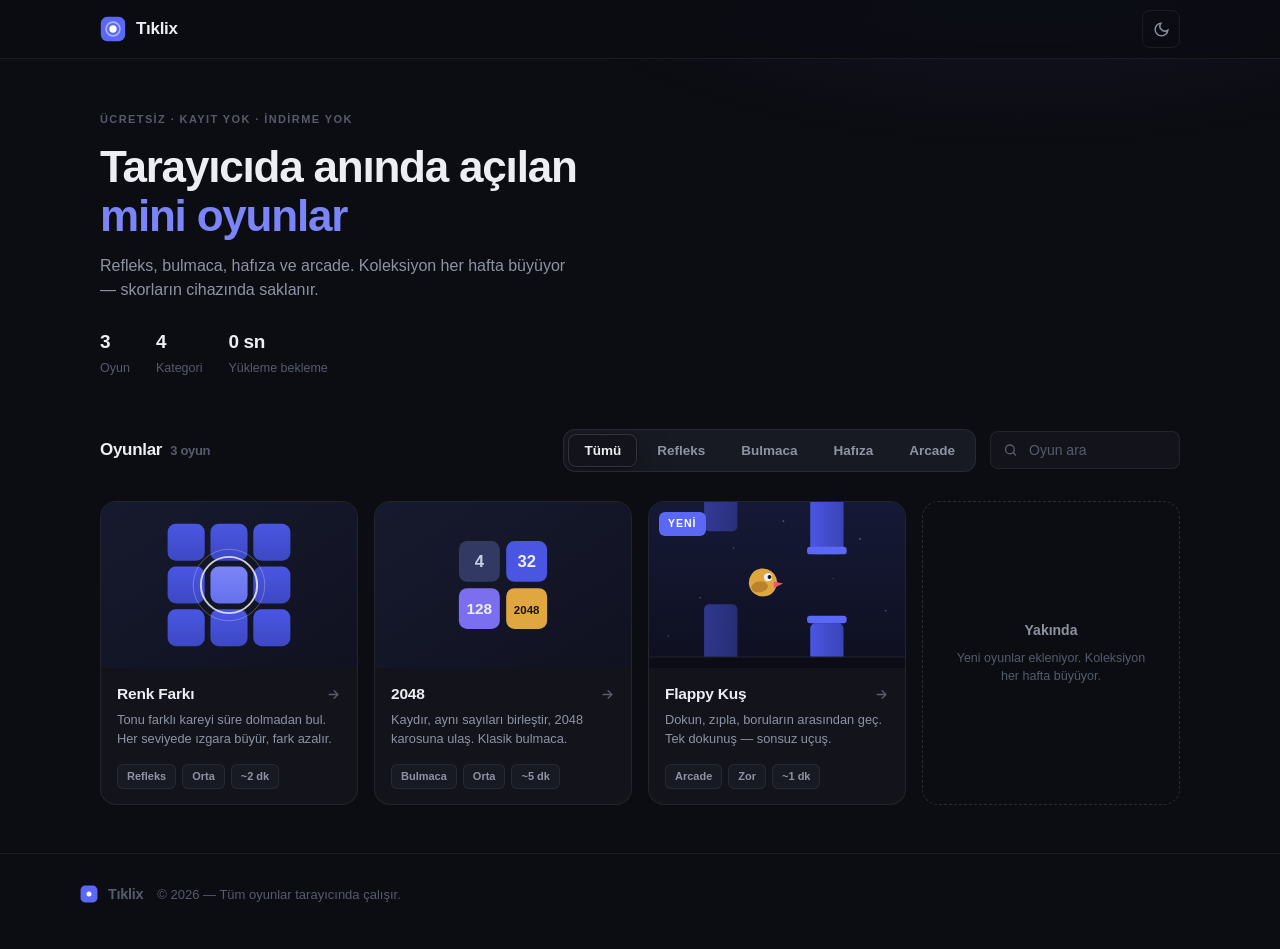
<file: index.html>
<!DOCTYPE html>
<html lang="tr" data-theme="dark">
<head>
<meta charset="UTF-8">
<meta name="viewport" content="width=device-width, initial-scale=1, viewport-fit=cover">
<title>Tıklix — Tarayıcıda Anında Açılan Mini Oyunlar</title>
<meta name="description" content="Tıklix: indirme ve kayıt gerektirmeyen, tarayıcıda anında açılan mini oyunlar. Refleks, bulmaca, hafıza ve arcade kategorilerinde sürekli büyüyen koleksiyon.">
<meta name="keywords" content="ücretsiz oyun, mobil oyun, tarayıcı oyunu, refleks oyunu, bulmaca, html5 oyun, tıklix">
<meta name="robots" content="index,follow">
<meta name="author" content="Tıklix">
<meta name="theme-color" content="#0C0D12">
<meta name="apple-mobile-web-app-capable" content="yes">
<meta name="apple-mobile-web-app-title" content="Tıklix">
<meta name="mobile-web-app-capable" content="yes">
<link rel="canonical" href="https://tiklix.com/">
<meta property="og:type" content="website">
<meta property="og:site_name" content="Tıklix">
<meta property="og:title" content="Tıklix — Tarayıcıda Anında Açılan Mini Oyunlar">
<meta property="og:description" content="İndirme ve kayıt yok. Refleks, bulmaca, hafıza ve arcade oyunları — anında oyna.">
<meta property="og:url" content="https://tiklix.com/">
<meta property="og:locale" content="tr_TR">
<meta name="twitter:card" content="summary">
<link rel="manifest" href="manifest.webmanifest">
<link rel="icon" href="data:image/svg+xml,%3Csvg xmlns='http://www.w3.org/2000/svg' viewBox='0 0 32 32'%3E%3Crect x='1' y='1' width='30' height='30' rx='8' fill='%235B67F5'/%3E%3Ccircle cx='16' cy='16' r='4.5' fill='white'/%3E%3Ccircle cx='16' cy='16' r='8.5' fill='none' stroke='white' stroke-width='2' opacity='.5'/%3E%3C/svg%3E">
<link rel="stylesheet" href="assets/theme.css">
<script type="application/ld+json">
{"@context":"https://schema.org","@type":"WebSite","name":"Tıklix","url":"https://tiklix.com/","description":"Tarayıcıda anında açılan mini oyunlar","inLanguage":"tr"}
</script>
<style>
/* --- Hero --- */
.hero{max-width:var(--maxw);margin:0 auto;padding:52px 20px 12px}
.hero .eyebrow{margin-bottom:14px}
.hero h1{margin:0 0 14px;font-size:clamp(28px,5vw,44px);font-weight:700;
  letter-spacing:-1.2px;line-height:1.12;max-width:560px}
.hero h1 em{font-style:normal;color:var(--accent-2)}
.hero p{margin:0;max-width:480px;color:var(--text-dim);font-size:clamp(14.5px,2.2vw,16px)}
.hero-meta{display:flex;gap:26px;margin-top:26px;flex-wrap:wrap}
.hm{display:flex;flex-direction:column;gap:2px}
.hm b{font-size:19px;font-weight:700;letter-spacing:-.4px}
.hm span{font-size:12.5px;color:var(--text-faint)}

/* --- Araç çubuğu --- */
.toolbar{max-width:var(--maxw);margin:0 auto;padding:34px 20px 6px;
  display:flex;align-items:center;gap:14px;flex-wrap:wrap}
.section-title{font-size:17px;font-weight:700;letter-spacing:-.3px;margin-right:auto}
.section-title small{color:var(--text-faint);font-weight:600;margin-left:8px;font-size:13px}
.cats{display:flex;gap:4px;overflow-x:auto;scrollbar-width:none;
  min-width:0;max-width:100%;flex:0 1 auto;
  touch-action:pan-x;overscroll-behavior-x:contain;-webkit-overflow-scrolling:touch;
  background:var(--bg-sunken);border:1px solid var(--hair);border-radius:calc(var(--r-xs) + 4px);padding:4px}
.cats::-webkit-scrollbar{display:none}
.cats .chip{flex-shrink:0}
.search{position:relative;flex-shrink:0}
.search input{width:190px;padding:10px 14px 10px 38px;border-radius:var(--r-xs);
  border:1px solid var(--hair);background:var(--bg-elev);color:var(--text);
  font-size:14px;outline:none;transition:border-color .15s,width .2s}
.search input:focus{border-color:var(--accent);width:230px}
.search input::placeholder{color:var(--text-faint)}
.search svg{position:absolute;left:13px;top:50%;transform:translateY(-50%);color:var(--text-faint);pointer-events:none}
@media(max-width:640px){
  .toolbar{flex-direction:column;align-items:stretch}
  .section-title{margin-right:0}
  .search input,.search input:focus{width:100%}
}

/* --- Oyun ızgarası --- */
.grid{max-width:var(--maxw);margin:0 auto;padding:18px 20px 48px;display:grid;gap:16px;
  grid-template-columns:repeat(auto-fill,minmax(250px,1fr))}
@media(max-width:560px){.grid{grid-template-columns:1fr 1fr;gap:12px}}
.game-card{position:relative;display:flex;flex-direction:column;border-radius:var(--r);
  overflow:hidden;background:var(--bg-elev);border:1px solid var(--hair);
  transition:transform .16s,box-shadow .16s,border-color .16s;-webkit-tap-highlight-color:transparent}
.game-card:hover{transform:translateY(-3px);box-shadow:var(--shadow-lg);border-color:var(--hair-strong)}
.game-card:active{transform:scale(.98)}
.game-thumb{aspect-ratio:20/13;background:var(--bg-sunken);position:relative}
.game-thumb img{width:100%;height:100%;object-fit:cover;display:block}
.badge{position:absolute;top:10px;left:10px;font-size:10.5px;font-weight:700;
  letter-spacing:1px;text-transform:uppercase;color:#fff;background:var(--accent);
  padding:4px 9px;border-radius:6px}
.game-body{padding:14px 16px 15px;display:flex;flex-direction:column;gap:4px;flex:1}
.game-title{font-weight:700;font-size:15.5px;letter-spacing:-.2px;display:flex;align-items:center;gap:8px}
.game-title svg{margin-left:auto;color:var(--text-faint);flex-shrink:0;
  transition:transform .16s,color .16s}
.game-card:hover .game-title svg{transform:translateX(3px);color:var(--accent-2)}
.game-desc{font-size:12.8px;color:var(--text-dim);line-height:1.5;display:-webkit-box;
  -webkit-line-clamp:2;-webkit-box-orient:vertical;overflow:hidden}
.game-meta{margin-top:auto;padding-top:12px;display:flex;gap:6px;flex-wrap:wrap}
.tag{font-size:11px;font-weight:600;color:var(--text-dim);background:var(--bg-sunken);
  border:1px solid var(--hair);padding:3px 9px;border-radius:6px}
@media(max-width:560px){
  .game-desc{display:none}
  .game-body{padding:11px 12px 12px}
  .game-title{font-size:14px}
}

/* --- Yakında kartı --- */
.soon-card{border-style:dashed;border-color:var(--hair-strong);background:transparent;
  align-items:center;justify-content:center;display:flex;flex-direction:column;
  gap:8px;min-height:180px;color:var(--text-faint);text-align:center;padding:20px}
.soon-card b{color:var(--text-dim);font-size:14px;font-weight:600}
.soon-card span{font-size:12.5px;max-width:200px;line-height:1.5}

.empty{grid-column:1/-1;text-align:center;padding:70px 20px;color:var(--text-dim)}
.empty b{display:block;font-size:16px;color:var(--text);margin-bottom:6px}

/* --- Footer --- */
footer{border-top:1px solid var(--hair);padding:30px 20px 44px}
.foot-in{max-width:var(--maxw);margin:0 auto;display:flex;align-items:center;gap:14px;
  flex-wrap:wrap;color:var(--text-faint);font-size:13px}
.foot-in .logo{font-size:14.5px}
</style>
</head>
<body>

<header class="bar">
  <div class="bar-in">
    <a class="logo" href="./" aria-label="Tıklix ana sayfa">
      <svg width="26" height="26" viewBox="0 0 32 32" aria-hidden="true">
        <rect x="1" y="1" width="30" height="30" rx="8" fill="#5B67F5"/>
        <circle cx="16" cy="16" r="4.5" fill="#fff"/>
        <circle cx="16" cy="16" r="8.5" fill="none" stroke="#fff" stroke-width="2" opacity=".5"/>
      </svg>
      <span>Tıklix</span>
    </a>
    <div style="flex:1"></div>
    <button class="icon-btn" id="themeBtn" aria-label="Tema değiştir" title="Tema değiştir">
      <svg width="17" height="17" viewBox="0 0 24 24" fill="none" stroke="currentColor" stroke-width="2" stroke-linecap="round"><path d="M21 12.8A9 9 0 1 1 11.2 3 7 7 0 0 0 21 12.8z"/></svg>
    </button>
  </div>
</header>

<section class="hero">
  <div class="eyebrow">Ücretsiz · Kayıt yok · İndirme yok</div>
  <h1>Tarayıcıda anında açılan <em>mini oyunlar</em></h1>
  <p>Refleks, bulmaca, hafıza ve arcade. Koleksiyon her hafta büyüyor — skorların cihazında saklanır.</p>
  <div class="hero-meta">
    <div class="hm"><b class="num" id="gameCount">1</b><span>Oyun</span></div>
    <div class="hm"><b>4</b><span>Kategori</span></div>
    <div class="hm"><b>0 sn</b><span>Yükleme bekleme</span></div>
  </div>
</section>

<div class="toolbar">
  <h2 class="section-title">Oyunlar<small id="countSmall"></small></h2>
  <nav class="cats" id="cats" aria-label="Kategoriler"></nav>
  <div class="search">
    <svg width="15" height="15" viewBox="0 0 24 24" fill="none" stroke="currentColor" stroke-width="2.2" stroke-linecap="round"><circle cx="11" cy="11" r="7"/><path d="m20 20-3.5-3.5"/></svg>
    <input id="searchInput" type="search" placeholder="Oyun ara" autocomplete="off">
  </div>
</div>

<main class="grid" id="grid" aria-live="polite"></main>

<footer>
  <div class="foot-in">
    <span class="logo">
      <svg width="18" height="18" viewBox="0 0 32 32" aria-hidden="true">
        <rect x="1" y="1" width="30" height="30" rx="8" fill="#5B67F5"/>
        <circle cx="16" cy="16" r="4.5" fill="#fff"/>
      </svg>
      <span>Tıklix</span>
    </span>
    <span>© <span id="year"></span> — Tüm oyunlar tarayıcında çalışır.</span>
  </div>
</footer>

<script src="assets/core.js"></script>
<script src="games/data.js"></script>
<script>
(function(){
  "use strict";
  var GAMES = window.TIKLIX_GAMES || [];
  var CATS = window.TIKLIX_CATEGORIES || [];
  var state = { cat: "hepsi", q: "" };

  Tiklix.theme.init();
  document.getElementById("themeBtn").addEventListener("click", Tiklix.theme.toggle);

  /* --- Kategori sekmeleri --- */
  var catsEl = document.getElementById("cats");
  CATS.forEach(function(c){
    var b = document.createElement("button");
    b.className = "chip" + (c.id === state.cat ? " on" : "");
    b.dataset.cat = c.id;
    b.textContent = c.label;
    b.addEventListener("click", function(){
      state.cat = c.id;
      catsEl.querySelectorAll(".chip").forEach(function(x){ x.classList.toggle("on", x.dataset.cat === c.id); });
      render();
    });
    catsEl.appendChild(b);
  });

  /* --- Arama --- */
  document.getElementById("searchInput").addEventListener("input", function(e){
    state.q = e.target.value.trim().toLocaleLowerCase("tr");
    render();
  });

  /* --- Izgara --- */
  var grid = document.getElementById("grid");
  var arrow = '<svg width="15" height="15" viewBox="0 0 24 24" fill="none" stroke="currentColor" stroke-width="2.2" stroke-linecap="round" stroke-linejoin="round"><path d="M5 12h14M13 6l6 6-6 6"/></svg>';

  function catLabel(id){
    var c = CATS.find(function(x){ return x.id === id; });
    return c ? c.label : id;
  }

  function render(){
    var list = GAMES.filter(function(g){
      if (state.cat !== "hepsi" && g.category !== state.cat) return false;
      if (state.q && (g.title + " " + g.desc).toLocaleLowerCase("tr").indexOf(state.q) === -1) return false;
      return true;
    });

    grid.innerHTML = "";
    list.forEach(function(g){
      var a = document.createElement("a");
      a.className = "game-card";
      a.href = "games/" + g.id + "/";
      a.innerHTML =
        '<div class="game-thumb">' +
          (g.isNew ? '<span class="badge">Yeni</span>' : "") +
          '<img src="games/' + g.id + '/thumb.svg" alt="" loading="lazy">' +
        '</div>' +
        '<div class="game-body">' +
          '<div class="game-title"><span></span>' + arrow + '</div>' +
          '<div class="game-desc"></div>' +
          '<div class="game-meta"></div>' +
        '</div>';
      a.querySelector(".game-title span").textContent = g.title;
      a.querySelector(".game-desc").textContent = g.desc;
      var meta = a.querySelector(".game-meta");
      [catLabel(g.category), g.difficulty, g.duration].forEach(function(t){
        if (!t) return;
        var s = document.createElement("span");
        s.className = "tag";
        s.textContent = t;
        meta.appendChild(s);
      });
      grid.appendChild(a);
    });

    if (!state.q && state.cat === "hepsi") {
      var soon = document.createElement("div");
      soon.className = "game-card soon-card";
      soon.innerHTML = "<b>Yakında</b><span>Yeni oyunlar ekleniyor. Koleksiyon her hafta büyüyor.</span>";
      grid.appendChild(soon);
    }
    if (!list.length && (state.q || state.cat !== "hepsi")) {
      grid.innerHTML = '<div class="empty"><b>Sonuç bulunamadı</b>Farklı bir kategori veya arama terimi deneyin.</div>';
    }
    document.getElementById("countSmall").textContent = list.length + " oyun";
  }

  document.getElementById("gameCount").textContent = GAMES.length;
  document.getElementById("year").textContent = new Date().getFullYear();
  render();
})();
</script>
</body>
</html>
</file>
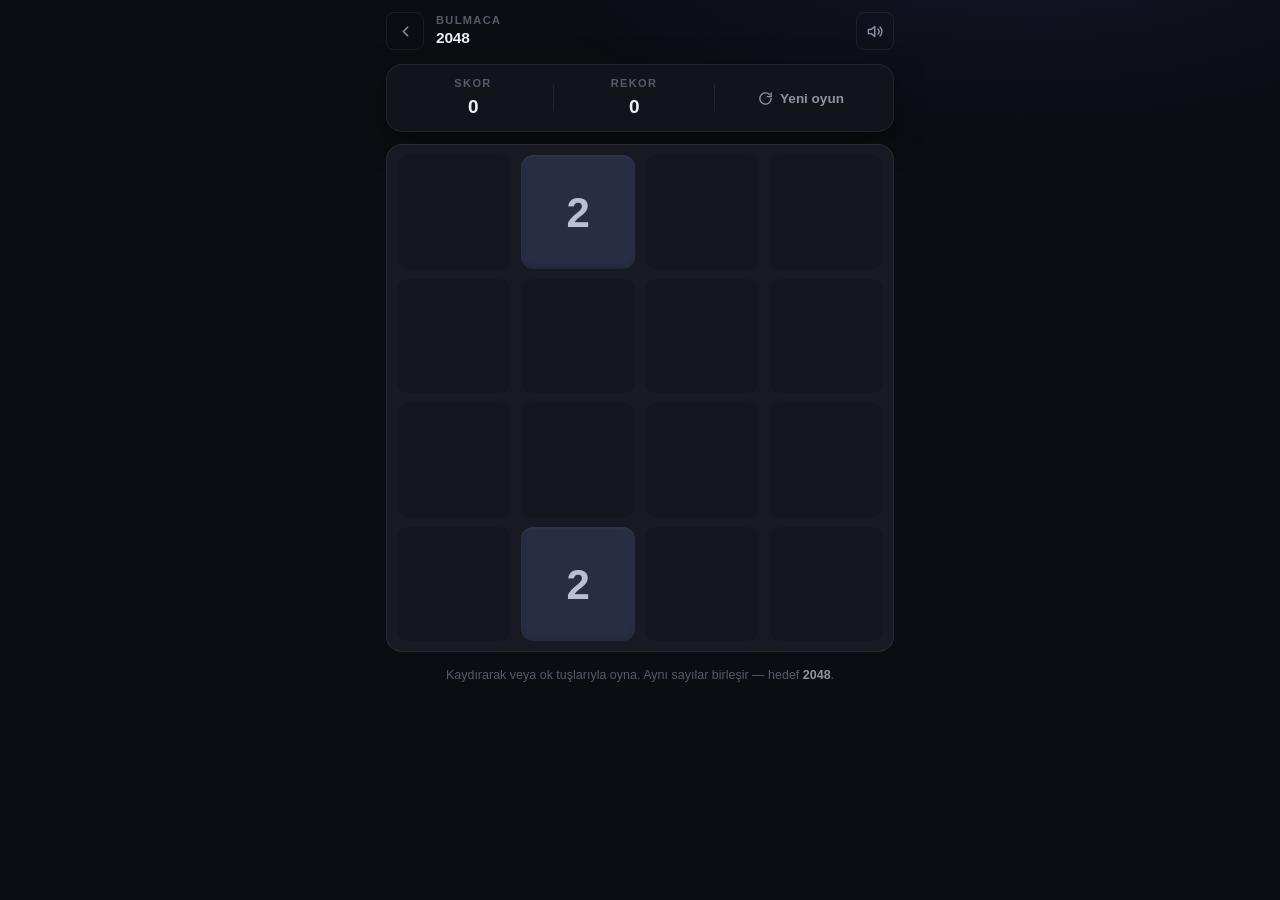
<file: games/2048/index.html>
<!DOCTYPE html>
<html lang="tr" data-theme="dark">
<head>
<meta charset="UTF-8">
<meta name="viewport" content="width=device-width, initial-scale=1, viewport-fit=cover, user-scalable=no">
<title>2048 — Tıklix</title>
<meta name="description" content="Klasik 2048: kaydır, aynı sayıları birleştir, 2048 karosuna ulaş. Tarayıcıda anında oyna, rekorun cihazında saklanır.">
<meta name="robots" content="index,follow">
<meta name="theme-color" content="#0C0D12">
<meta name="apple-mobile-web-app-capable" content="yes">
<link rel="canonical" href="https://tiklix.com/games/2048/">
<meta property="og:type" content="website">
<meta property="og:site_name" content="Tıklix">
<meta property="og:title" content="2048 — Tıklix">
<meta property="og:description" content="Kaydır, birleştir, 2048'e ulaş. Tarayıcıda anında oyna.">
<link rel="icon" href="data:image/svg+xml,%3Csvg xmlns='http://www.w3.org/2000/svg' viewBox='0 0 32 32'%3E%3Crect x='1' y='1' width='30' height='30' rx='8' fill='%235B67F5'/%3E%3Ccircle cx='16' cy='16' r='4.5' fill='white'/%3E%3Ccircle cx='16' cy='16' r='8.5' fill='none' stroke='white' stroke-width='2' opacity='.5'/%3E%3C/svg%3E">
<link rel="stylesheet" href="../../assets/theme.css">
<link rel="stylesheet" href="game.css">
</head>
<body>

<div class="game-bar">
  <a class="icon-btn" href="../../" aria-label="Tıklix ana sayfaya dön" title="Ana sayfa">
    <svg width="17" height="17" viewBox="0 0 24 24" fill="none" stroke="currentColor" stroke-width="2.2" stroke-linecap="round" stroke-linejoin="round"><path d="M15 18l-6-6 6-6"/></svg>
  </a>
  <div class="game-name">
    <span class="eyebrow">Bulmaca</span>
    <b>2048</b>
  </div>
  <button class="icon-btn" id="soundBtn" aria-label="Sesi aç/kapat">
    <svg id="soundOn" width="17" height="17" viewBox="0 0 24 24" fill="none" stroke="currentColor" stroke-width="2" stroke-linecap="round" stroke-linejoin="round"><path d="M11 5 6 9H2v6h4l5 4V5z"/><path d="M15.5 8.5a5 5 0 0 1 0 7"/><path d="M18.5 5.5a9.5 9.5 0 0 1 0 13"/></svg>
    <svg id="soundOff" class="hidden" width="17" height="17" viewBox="0 0 24 24" fill="none" stroke="currentColor" stroke-width="2" stroke-linecap="round" stroke-linejoin="round"><path d="M11 5 6 9H2v6h4l5 4V5z"/><path d="m16 9 6 6m0-6-6 6"/></svg>
  </button>
</div>

<div class="stage">
  <div class="hud card">
    <div class="hud-box"><span class="eyebrow">Skor</span><b class="num" id="score">0</b></div>
    <div class="hud-sep"></div>
    <div class="hud-box"><span class="eyebrow">Rekor</span><b class="num" id="best">0</b></div>
    <div class="hud-sep"></div>
    <button class="hud-btn" id="newBtn">
      <svg width="15" height="15" viewBox="0 0 24 24" fill="none" stroke="currentColor" stroke-width="2.2" stroke-linecap="round" stroke-linejoin="round"><path d="M21 12a9 9 0 1 1-2.6-6.3"/><path d="M21 3v6h-6"/></svg>
      Yeni oyun
    </button>
  </div>

  <div class="board-wrap" id="boardWrap">
    <div class="cells" id="cells"></div>
    <div class="tiles" id="tiles"></div>

    <div class="overlay hidden" id="endScreen">
      <span class="eyebrow" id="endTitle">Oyun bitti</span>
      <div class="final-score num" id="finalScore">0</div>
      <p id="endMsg"></p>
      <div class="overlay-btns">
        <button class="btn btn-primary btn-big" id="retryBtn">Tekrar oyna</button>
        <button class="btn btn-ghost btn-big hidden" id="continueBtn">Devam et</button>
      </div>
    </div>
  </div>

  <p class="hint">Kaydırarak veya ok tuşlarıyla oyna. Aynı sayılar birleşir — hedef <b>2048</b>.</p>
</div>

<script src="../../assets/core.js"></script>
<script src="game.js"></script>
</body>
</html>
</file>
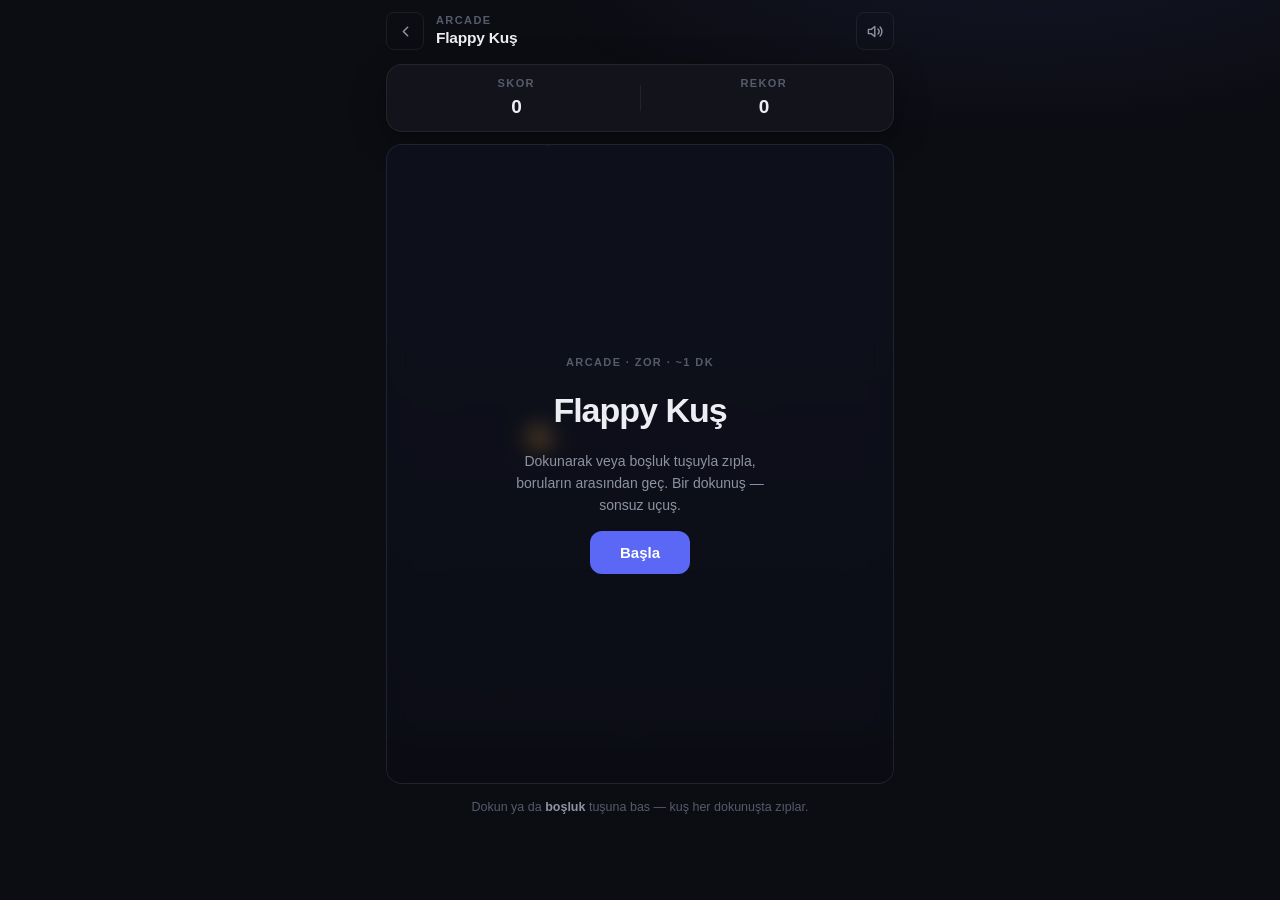
<file: games/flappy-kus/index.html>
<!DOCTYPE html>
<html lang="tr" data-theme="dark">
<head>
<meta charset="UTF-8">
<meta name="viewport" content="width=device-width, initial-scale=1, viewport-fit=cover, user-scalable=no">
<title>Flappy Kuş — Tıklix</title>
<meta name="description" content="Dokun, zıpla, boruların arasından geç! Klasik flappy oynanışı: tek parmakla oyna, rekorunu geliştir.">
<meta name="robots" content="index,follow">
<meta name="theme-color" content="#0C0D12">
<meta name="apple-mobile-web-app-capable" content="yes">
<link rel="canonical" href="https://tiklix.com/games/flappy-kus/">
<meta property="og:type" content="website">
<meta property="og:site_name" content="Tıklix">
<meta property="og:title" content="Flappy Kuş — Tıklix">
<meta property="og:description" content="Dokun, zıpla, boruların arasından geç. Rekorunu geliştir!">
<link rel="icon" href="data:image/svg+xml,%3Csvg xmlns='http://www.w3.org/2000/svg' viewBox='0 0 32 32'%3E%3Crect x='1' y='1' width='30' height='30' rx='8' fill='%235B67F5'/%3E%3Ccircle cx='16' cy='16' r='4.5' fill='white'/%3E%3Ccircle cx='16' cy='16' r='8.5' fill='none' stroke='white' stroke-width='2' opacity='.5'/%3E%3C/svg%3E">
<link rel="stylesheet" href="../../assets/theme.css">
<link rel="stylesheet" href="game.css">
</head>
<body>

<div class="game-bar">
  <a class="icon-btn" href="../../" aria-label="Tıklix ana sayfaya dön" title="Ana sayfa">
    <svg width="17" height="17" viewBox="0 0 24 24" fill="none" stroke="currentColor" stroke-width="2.2" stroke-linecap="round" stroke-linejoin="round"><path d="M15 18l-6-6 6-6"/></svg>
  </a>
  <div class="game-name">
    <span class="eyebrow">Arcade</span>
    <b>Flappy Kuş</b>
  </div>
  <button class="icon-btn" id="soundBtn" aria-label="Sesi aç/kapat">
    <svg id="soundOn" width="17" height="17" viewBox="0 0 24 24" fill="none" stroke="currentColor" stroke-width="2" stroke-linecap="round" stroke-linejoin="round"><path d="M11 5 6 9H2v6h4l5 4V5z"/><path d="M15.5 8.5a5 5 0 0 1 0 7"/><path d="M18.5 5.5a9.5 9.5 0 0 1 0 13"/></svg>
    <svg id="soundOff" class="hidden" width="17" height="17" viewBox="0 0 24 24" fill="none" stroke="currentColor" stroke-width="2" stroke-linecap="round" stroke-linejoin="round"><path d="M11 5 6 9H2v6h4l5 4V5z"/><path d="m16 9 6 6m0-6-6 6"/></svg>
  </button>
</div>

<div class="stage">
  <div class="hud card">
    <div class="hud-box"><span class="eyebrow">Skor</span><b class="num" id="score">0</b></div>
    <div class="hud-sep"></div>
    <div class="hud-box"><span class="eyebrow">Rekor</span><b class="num" id="best">0</b></div>
  </div>

  <div class="canvas-wrap" id="canvasWrap">
    <canvas id="game"></canvas>

    <div class="overlay" id="startScreen">
      <span class="eyebrow">Arcade · Zor · ~1 dk</span>
      <h1>Flappy Kuş</h1>
      <p>Dokunarak veya boşluk tuşuyla zıpla, boruların arasından geç. Bir dokunuş — sonsuz uçuş.</p>
      <button class="btn btn-primary btn-big" id="startBtn">Başla</button>
    </div>

    <div class="overlay hidden" id="endScreen">
      <span class="eyebrow" id="endTitle">Oyun bitti</span>
      <div class="final-score num" id="finalScore">0</div>
      <div class="best-tag num" id="bestEnd">Rekor · 0</div>
      <div class="overlay-btns">
        <button class="btn btn-primary btn-big" id="retryBtn">Tekrar oyna</button>
        <button class="btn btn-ghost btn-big" id="shareBtn">Paylaş</button>
      </div>
    </div>
  </div>

  <p class="hint">Dokun ya da <b>boşluk</b> tuşuna bas — kuş her dokunuşta zıplar.</p>
</div>

<script src="../../assets/core.js"></script>
<script src="game.js"></script>
</body>
</html>
</file>
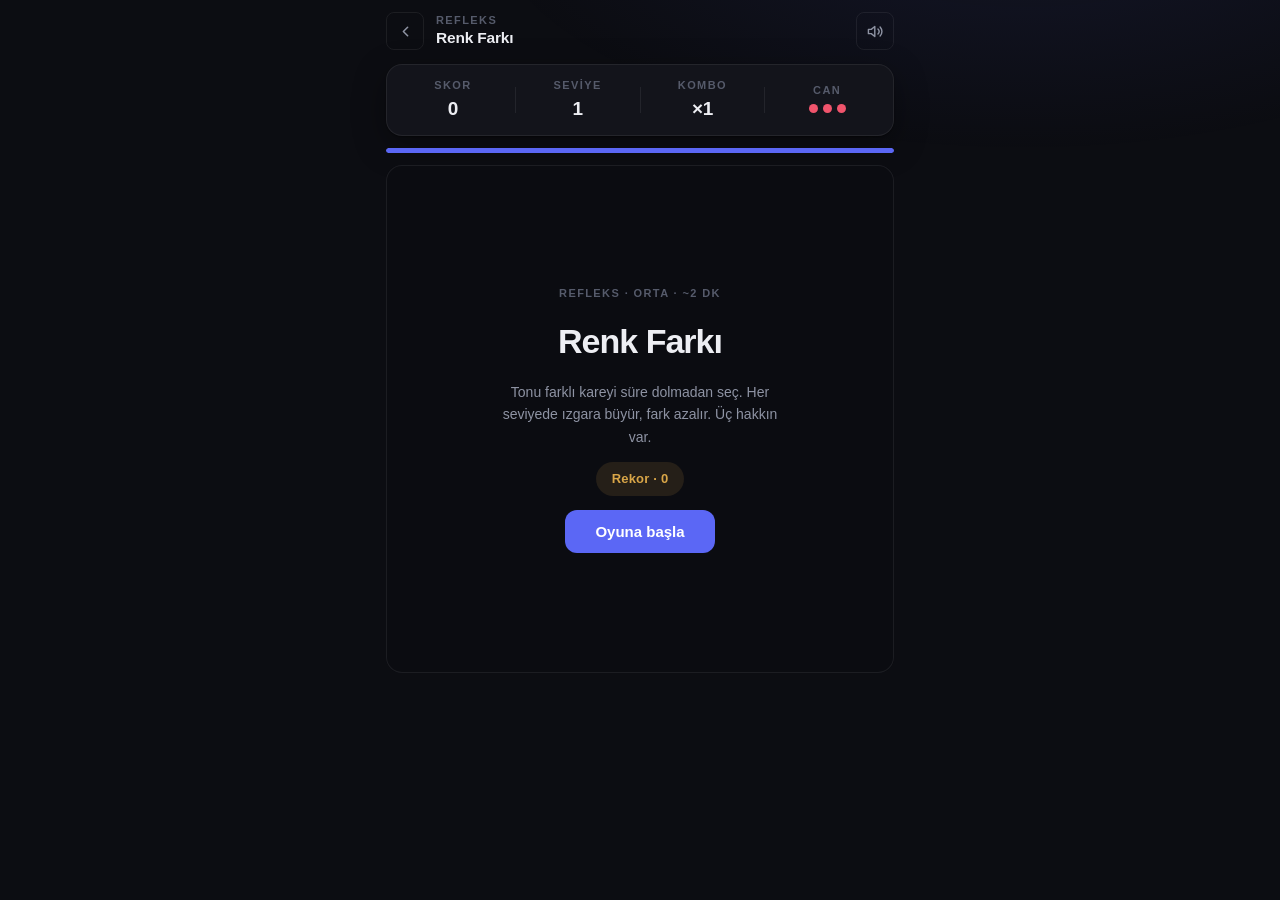
<file: games/renk-farki/index.html>
<!DOCTYPE html>
<html lang="tr" data-theme="dark">
<head>
<meta charset="UTF-8">
<meta name="viewport" content="width=device-width, initial-scale=1, viewport-fit=cover, user-scalable=no">
<title>Renk Farkı — Tıklix</title>
<meta name="description" content="Tonu farklı kareyi süre dolmadan bul. Her seviyede ızgara büyür, renk farkı azalır. Refleksini test et, rekorunu geliştir.">
<meta name="robots" content="index,follow">
<meta name="theme-color" content="#0C0D12">
<meta name="apple-mobile-web-app-capable" content="yes">
<link rel="canonical" href="https://tiklix.com/games/renk-farki/">
<meta property="og:type" content="website">
<meta property="og:site_name" content="Tıklix">
<meta property="og:title" content="Renk Farkı — Tıklix">
<meta property="og:description" content="Tonu farklı kareyi süre dolmadan bul. Refleksini test et, rekorunu geliştir.">
<link rel="icon" href="data:image/svg+xml,%3Csvg xmlns='http://www.w3.org/2000/svg' viewBox='0 0 32 32'%3E%3Crect x='1' y='1' width='30' height='30' rx='8' fill='%235B67F5'/%3E%3Ccircle cx='16' cy='16' r='4.5' fill='white'/%3E%3Ccircle cx='16' cy='16' r='8.5' fill='none' stroke='white' stroke-width='2' opacity='.5'/%3E%3C/svg%3E">
<link rel="stylesheet" href="../../assets/theme.css">
<link rel="stylesheet" href="game.css">
</head>
<body>

<div class="game-bar">
  <a class="icon-btn" href="../../" aria-label="Tıklix ana sayfaya dön" title="Ana sayfa">
    <svg width="17" height="17" viewBox="0 0 24 24" fill="none" stroke="currentColor" stroke-width="2.2" stroke-linecap="round" stroke-linejoin="round"><path d="M15 18l-6-6 6-6"/></svg>
  </a>
  <div class="game-name">
    <span class="eyebrow">Refleks</span>
    <b>Renk Farkı</b>
  </div>
  <button class="icon-btn" id="soundBtn" aria-label="Sesi aç/kapat">
    <svg id="soundOn" width="17" height="17" viewBox="0 0 24 24" fill="none" stroke="currentColor" stroke-width="2" stroke-linecap="round" stroke-linejoin="round"><path d="M11 5 6 9H2v6h4l5 4V5z"/><path d="M15.5 8.5a5 5 0 0 1 0 7"/><path d="M18.5 5.5a9.5 9.5 0 0 1 0 13"/></svg>
    <svg id="soundOff" class="hidden" width="17" height="17" viewBox="0 0 24 24" fill="none" stroke="currentColor" stroke-width="2" stroke-linecap="round" stroke-linejoin="round"><path d="M11 5 6 9H2v6h4l5 4V5z"/><path d="m16 9 6 6m0-6-6 6"/></svg>
  </button>
</div>

<div class="stage">
  <div class="hud card">
    <div class="hud-box"><span class="eyebrow">Skor</span><b class="num" id="score">0</b></div>
    <div class="hud-sep"></div>
    <div class="hud-box"><span class="eyebrow">Seviye</span><b class="num" id="level">1</b></div>
    <div class="hud-sep"></div>
    <div class="hud-box"><span class="eyebrow">Kombo</span><b class="num" id="combo">×1</b></div>
    <div class="hud-sep"></div>
    <div class="hud-box"><span class="eyebrow">Can</span><span class="lives" id="lives"></span></div>
  </div>

  <div class="timebar" aria-hidden="true"><i id="timefill"></i></div>

  <div class="board-wrap">
    <div class="board" id="board"></div>
    <div class="level-toast" id="toast"></div>

    <div class="overlay" id="startScreen">
      <span class="eyebrow">Refleks · Orta · ~2 dk</span>
      <h1>Renk Farkı</h1>
      <p>Tonu farklı kareyi süre dolmadan seç. Her seviyede ızgara büyür, fark azalır. Üç hakkın var.</p>
      <div class="best-tag num" id="bestStart">Rekor · 0</div>
      <button class="btn btn-primary btn-big" id="startBtn">Oyuna başla</button>
    </div>

    <div class="overlay hidden" id="endScreen">
      <span class="eyebrow" id="endTitle">Oyun bitti</span>
      <div class="final-score num" id="finalScore">0</div>
      <p id="endMsg"></p>
      <div class="best-tag num" id="bestEnd">Rekor · 0</div>
      <div class="overlay-btns">
        <button class="btn btn-primary btn-big" id="retryBtn">Tekrar oyna</button>
        <button class="btn btn-ghost btn-big" id="shareBtn">Paylaş</button>
      </div>
    </div>
  </div>
</div>

<script src="../../assets/core.js"></script>
<script src="game.js"></script>
</body>
</html>
</file>
<file: assets/theme.css>
/* ============================================================
   Tıklix — Ortak Tasarım Sistemi
   Tüm sayfalar ve oyunlar bu dosyayı yükler.
   ============================================================ */
:root{
  --bg:#0C0D12; --bg-elev:#13141B; --bg-sunken:#181A23; --bg-hover:#1E212C;
  --text:#EDEEF3; --text-dim:#8E93A3; --text-faint:#565B6B;
  --hair:rgba(255,255,255,.07); --hair-strong:rgba(255,255,255,.13);
  --accent:#5B67F5; --accent-2:#7B85F7; --accent-soft:rgba(91,103,245,.13);
  --ok:#3ECF8E; --ok-soft:rgba(62,207,142,.12);
  --danger:#F0546C; --danger-soft:rgba(240,84,108,.12);
  --gold:#D9A648; --gold-soft:rgba(217,166,72,.12);
  --amb:rgba(91,103,245,.10);
  --shadow:0 1px 2px rgba(0,0,0,.4),0 10px 32px rgba(0,0,0,.35);
  --shadow-lg:0 20px 60px rgba(0,0,0,.55),0 4px 12px rgba(0,0,0,.4);
  --r:16px; --r-sm:12px; --r-xs:8px;
  --sans:-apple-system,BlinkMacSystemFont,"Segoe UI",Roboto,"Helvetica Neue",Arial,sans-serif;
  --maxw:1120px; --bar-h:58px;
}
[data-theme="light"]{
  --bg:#F7F7F9; --bg-elev:#FFFFFF; --bg-sunken:#EEEFF3; --bg-hover:#E6E8EE;
  --text:#191B23; --text-dim:#5D6272; --text-faint:#9CA1B0;
  --hair:rgba(22,24,35,.08); --hair-strong:rgba(22,24,35,.15);
  --accent:#4A56E2; --accent-2:#5B67F5; --accent-soft:rgba(74,86,226,.09);
  --ok:#14915D; --ok-soft:rgba(20,145,93,.10);
  --danger:#D63D56; --danger-soft:rgba(214,61,86,.09);
  --gold:#9C7420; --gold-soft:rgba(217,166,72,.15);
  --amb:rgba(74,86,226,.05);
  --shadow:0 1px 2px rgba(22,24,50,.04),0 8px 26px rgba(22,24,50,.06);
  --shadow-lg:0 16px 48px rgba(22,24,50,.14),0 4px 10px rgba(22,24,50,.08);
}
*{box-sizing:border-box}
html{-webkit-text-size-adjust:100%}
body{margin:0;background:var(--bg);color:var(--text);font-family:var(--sans);
  font-size:15px;line-height:1.5;-webkit-font-smoothing:antialiased;
  text-rendering:optimizeLegibility;overflow-x:hidden;transition:background .25s,color .25s}
body::before{content:"";position:fixed;inset:0;z-index:-1;pointer-events:none;
  background:radial-gradient(900px 420px at 80% -12%,var(--amb),transparent 62%)}
button{font-family:inherit;cursor:pointer;color:inherit;border:none;background:none}
input{font-family:inherit}
a{color:inherit;text-decoration:none}
::selection{background:var(--accent-soft)}
.hidden{display:none!important}

/* --- Tipografi yardımcıları --- */
.eyebrow{font-size:11px;font-weight:700;letter-spacing:1.4px;text-transform:uppercase;color:var(--text-faint)}
.num{font-variant-numeric:tabular-nums}

/* --- Üst bar --- */
.bar{position:sticky;top:0;z-index:50;border-bottom:1px solid var(--hair);
  background:color-mix(in srgb,var(--bg) 82%,transparent);
  backdrop-filter:saturate(160%) blur(18px);-webkit-backdrop-filter:saturate(160%) blur(18px)}
.bar-in{max-width:var(--maxw);margin:0 auto;height:var(--bar-h);padding:0 20px;
  display:flex;align-items:center;gap:12px}
.logo{display:flex;align-items:center;gap:10px;font-weight:700;font-size:17px;
  letter-spacing:-.3px;flex-shrink:0}
.logo svg{display:block}

/* --- Butonlar --- */
.btn{display:inline-flex;align-items:center;justify-content:center;gap:8px;
  font-weight:600;font-size:14.5px;padding:11px 22px;border-radius:var(--r-sm);
  transition:transform .12s,background .15s,border-color .15s,opacity .15s;
  user-select:none;-webkit-user-select:none;-webkit-tap-highlight-color:transparent}
.btn:active{transform:scale(.97)}
.btn-primary{background:var(--accent);color:#fff}
.btn-primary:hover{background:var(--accent-2)}
.btn-ghost{background:transparent;border:1px solid var(--hair-strong);color:var(--text-dim)}
.btn-ghost:hover{background:var(--bg-hover);color:var(--text)}
.icon-btn{width:38px;height:38px;border-radius:var(--r-xs);display:inline-flex;
  align-items:center;justify-content:center;color:var(--text-dim);
  border:1px solid var(--hair);background:transparent;
  transition:background .15s,color .15s,transform .12s;-webkit-tap-highlight-color:transparent}
.icon-btn:hover{background:var(--bg-hover);color:var(--text)}
.icon-btn:active{transform:scale(.94)}

/* --- Kart / sekme --- */
.card{background:var(--bg-elev);border:1px solid var(--hair);border-radius:var(--r);box-shadow:var(--shadow)}
.chip{display:inline-flex;align-items:center;gap:6px;padding:8px 15px;border-radius:var(--r-xs);
  font-size:13.5px;font-weight:600;color:var(--text-dim);border:1px solid transparent;
  transition:all .15s;white-space:nowrap;-webkit-tap-highlight-color:transparent}
.chip:hover{color:var(--text);background:var(--bg-hover)}
.chip.on{background:var(--bg-elev);border-color:var(--hair-strong);color:var(--text);box-shadow:var(--shadow)}

@media (prefers-reduced-motion:reduce){
  *,*::before,*::after{animation-duration:.01ms!important;transition-duration:.01ms!important}
}
</file>
<file: games/2048/game.css>
/* 2048 — oyuna özel stiller (temel bileşenler assets/theme.css'ten gelir) */
html,body{height:100%}
body{display:flex;flex-direction:column;touch-action:manipulation;overscroll-behavior:none}

.game-bar{display:flex;align-items:center;gap:12px;padding:12px 16px;
  max-width:540px;width:100%;margin:0 auto}
.game-name{display:flex;flex-direction:column;line-height:1.25}
.game-name b{font-size:15.5px;font-weight:700;letter-spacing:-.2px}
.game-bar .icon-btn:last-child{margin-left:auto}

.stage{flex:1;display:flex;flex-direction:column;align-items:center;
  width:100%;max-width:540px;margin:0 auto;padding:2px 16px 24px;gap:12px}

/* --- HUD --- */
.hud{display:flex;width:100%;align-items:center;padding:10px 6px}
.hud-box{flex:1;display:flex;flex-direction:column;align-items:center;gap:1px}
.hud-box b{font-size:19px;font-weight:700;letter-spacing:-.4px}
.hud-sep{width:1px;height:26px;background:var(--hair)}
.hud-btn{flex:1;display:inline-flex;align-items:center;justify-content:center;gap:7px;
  font-size:13.5px;font-weight:600;color:var(--text-dim);padding:10px 6px;
  border-radius:var(--r-xs);transition:color .15s,background .15s;
  -webkit-tap-highlight-color:transparent}
.hud-btn:hover{color:var(--text);background:var(--bg-hover)}
.hud-btn:active{transform:scale(.96)}

/* --- Tahta --- */
.board-wrap{width:100%;aspect-ratio:1;position:relative;--gap:10px;
  background:var(--bg-sunken);border:1px solid var(--hair);border-radius:var(--r);
  padding:var(--gap);touch-action:none;user-select:none;-webkit-user-select:none}
.cells,.tiles{position:absolute;inset:var(--gap)}
.cells{display:grid;grid-template-columns:repeat(4,1fr);grid-template-rows:repeat(4,1fr);gap:var(--gap)}
.cell{background:var(--bg-elev);border-radius:var(--r-sm);opacity:.6}

.tile{position:absolute;
  width:calc((100% - 3*var(--gap))/4);height:calc((100% - 3*var(--gap))/4);
  left:calc(var(--c)*((100% - 3*var(--gap))/4 + var(--gap)));
  top:calc(var(--r)*((100% - 3*var(--gap))/4 + var(--gap)));
  display:flex;align-items:center;justify-content:center;
  border-radius:var(--r-sm);font-weight:700;letter-spacing:-.5px;
  font-variant-numeric:tabular-nums;color:#EDEEF3;
  font-size:clamp(24px,8.5vw,42px);
  transition:left .12s ease,top .12s ease;will-change:left,top;
  box-shadow:inset 0 -2px 5px rgba(0,0,0,.16),inset 0 1px 3px rgba(255,255,255,.08)}
.tile[data-v="128"],.tile[data-v="256"],.tile[data-v="512"]{font-size:clamp(21px,7.5vw,36px)}
.tile[data-v="1024"],.tile[data-v="2048"],.tile[data-v="4096"],.tile[data-v="8192"]{font-size:clamp(17px,6vw,30px)}

.tile[data-v="2"]   {background:#282D44;color:#B9BFD8}
.tile[data-v="4"]   {background:#323963;color:#C9CEE8}
.tile[data-v="8"]   {background:#3C4787}
.tile[data-v="16"]  {background:#4550B8}
.tile[data-v="32"]  {background:#4A56E2}
.tile[data-v="64"]  {background:#5B67F5}
.tile[data-v="128"] {background:#7B6FF0}
.tile[data-v="256"] {background:#9668E4}
.tile[data-v="512"] {background:#B462C9}
.tile[data-v="1024"]{background:#CE8A3A}
.tile[data-v="2048"]{background:#E0A63F;box-shadow:0 0 24px rgba(224,166,63,.45),
  inset 0 -2px 5px rgba(0,0,0,.16),inset 0 1px 3px rgba(255,255,255,.12)}
.tile[data-v="4096"],.tile[data-v="8192"]{background:#F0546C}

.tile.spawn{animation:spawn .16s ease}
@keyframes spawn{from{transform:scale(.4);opacity:0}to{transform:scale(1);opacity:1}}
.tile.merged{animation:merge .18s ease}
@keyframes merge{45%{transform:scale(1.16)}100%{transform:scale(1)}}

/* --- Oyun sonu ekranı --- */
.overlay{position:absolute;inset:0;z-index:5;display:flex;flex-direction:column;align-items:center;
  justify-content:center;gap:14px;text-align:center;border-radius:var(--r);
  background:color-mix(in srgb,var(--bg) 88%,transparent);
  backdrop-filter:blur(12px);-webkit-backdrop-filter:blur(12px);
  padding:28px;animation:fadein .3s ease}
@keyframes fadein{from{opacity:0}to{opacity:1}}
.overlay p{margin:0;color:var(--text-dim);font-size:14px;max-width:280px;line-height:1.6}
.final-score{font-size:52px;font-weight:700;letter-spacing:-2.5px;line-height:1}
.final-score.win{color:var(--gold)}
.overlay-btns{display:flex;gap:10px;flex-wrap:wrap;justify-content:center;margin-top:4px}
.btn-big{font-size:15px;padding:13px 30px}

.hint{margin:2px 0 0;color:var(--text-faint);font-size:12.5px;text-align:center}
.hint b{color:var(--text-dim)}
</file>
<file: games/flappy-kus/game.css>
/* Flappy Kuş — oyuna özel stiller (temel bileşenler assets/theme.css'ten gelir) */
html,body{height:100%}
body{display:flex;flex-direction:column;touch-action:manipulation;overscroll-behavior:none}

.game-bar{display:flex;align-items:center;gap:12px;padding:12px 16px;
  max-width:540px;width:100%;margin:0 auto}
.game-name{display:flex;flex-direction:column;line-height:1.25}
.game-name b{font-size:15.5px;font-weight:700;letter-spacing:-.2px}
.game-bar .icon-btn:last-child{margin-left:auto}

.stage{flex:1;display:flex;flex-direction:column;align-items:center;
  width:100%;max-width:540px;margin:0 auto;padding:2px 16px 24px;gap:12px;min-height:0}

/* --- HUD --- */
.hud{display:flex;width:100%;align-items:center;padding:10px 6px}
.hud-box{flex:1;display:flex;flex-direction:column;align-items:center;gap:1px}
.hud-box b{font-size:19px;font-weight:700;letter-spacing:-.4px}
.hud-sep{width:1px;height:26px;background:var(--hair)}

/* --- Oyun alanı --- */
.canvas-wrap{width:100%;flex:1;min-height:320px;max-height:640px;position:relative;
  border-radius:var(--r);overflow:hidden;border:1px solid var(--hair);
  background:#101221;touch-action:none;user-select:none;-webkit-user-select:none}
.canvas-wrap canvas{position:absolute;inset:0;width:100%;height:100%;display:block}

/* --- Ekranlar --- */
.overlay{position:absolute;inset:0;z-index:5;display:flex;flex-direction:column;align-items:center;
  justify-content:center;gap:14px;text-align:center;
  background:color-mix(in srgb,#0C0D12 72%,transparent);
  backdrop-filter:blur(10px);-webkit-backdrop-filter:blur(10px);
  padding:28px;animation:fadein .28s ease}
@keyframes fadein{from{opacity:0}to{opacity:1}}
.overlay h1{margin:0;font-size:clamp(26px,6vw,34px);font-weight:700;letter-spacing:-1px;color:#EDEEF3}
.overlay p{margin:0;color:#8E93A3;font-size:14px;max-width:290px;line-height:1.6}
.overlay .eyebrow{color:#565B6B}
.best-tag{display:inline-flex;align-items:center;padding:7px 16px;border-radius:999px;
  background:rgba(217,166,72,.12);color:#D9A648;font-weight:700;font-size:13px}
.final-score{font-size:56px;font-weight:700;letter-spacing:-2.5px;line-height:1;color:#EDEEF3}
.final-score.new-record{color:#E0A63F}
.overlay-btns{display:flex;gap:10px;flex-wrap:wrap;justify-content:center;margin-top:4px}
.btn-big{font-size:15px;padding:13px 30px}

.hint{margin:2px 0 0;color:var(--text-faint);font-size:12.5px;text-align:center}
.hint b{color:var(--text-dim)}
</file>
<file: games/renk-farki/game.css>
/* Renk Farkı — oyuna özel stiller (temel bileşenler assets/theme.css'ten gelir) */
html,body{height:100%}
body{display:flex;flex-direction:column;touch-action:manipulation;overscroll-behavior:none}

.game-bar{display:flex;align-items:center;gap:12px;padding:12px 16px;
  max-width:540px;width:100%;margin:0 auto}
.game-name{display:flex;flex-direction:column;gap:0;line-height:1.25}
.game-name b{font-size:15.5px;font-weight:700;letter-spacing:-.2px}
.game-bar .icon-btn:last-child{margin-left:auto}

.stage{flex:1;display:flex;flex-direction:column;align-items:center;justify-content:flex-start;
  width:100%;max-width:540px;margin:0 auto;padding:2px 16px 24px;gap:12px}

/* --- HUD --- */
.hud{display:flex;width:100%;align-items:center;padding:12px 4px}
.hud-box{flex:1;display:flex;flex-direction:column;align-items:center;gap:1px}
.hud-box b{font-size:19px;font-weight:700;letter-spacing:-.4px}
.hud-box b.combo-hot{color:var(--gold)}
.hud-sep{width:1px;height:26px;background:var(--hair)}
.lives{display:flex;gap:5px;height:19px;align-items:center}
.lives i{width:9px;height:9px;border-radius:50%;background:var(--danger);
  transition:background .2s,transform .2s}
.lives i.off{background:var(--bg-hover);transform:scale(.8)}

/* --- Zaman çubuğu --- */
.timebar{width:100%;height:5px;border-radius:999px;background:var(--bg-sunken);overflow:hidden}
.timebar i{display:block;height:100%;width:100%;border-radius:999px;background:var(--accent);
  transform-origin:left;transition:background .2s}
.timebar i.low{background:var(--danger)}

/* --- Izgara --- */
.board-wrap{width:100%;aspect-ratio:1;position:relative}
.board{position:absolute;inset:0;display:grid;gap:7px}
.tile{border:none;border-radius:14%;cursor:pointer;padding:0;transition:transform .1s;
  -webkit-tap-highlight-color:transparent;
  box-shadow:inset 0 -2px 5px rgba(0,0,0,.14),inset 0 1px 3px rgba(255,255,255,.1)}
.tile:active{transform:scale(.94)}
.tile.correct{animation:pop .32s ease}
.tile.wrong{animation:shake .3s ease}
@keyframes pop{40%{transform:scale(1.12)}100%{transform:scale(1)}}
@keyframes shake{20%,60%{transform:translateX(-5px)}40%,80%{transform:translateX(5px)}}
.board.reveal .tile:not(.odd){opacity:.22}

/* --- Ekranlar (başlangıç / oyun sonu) --- */
.overlay{position:absolute;inset:0;z-index:5;display:flex;flex-direction:column;align-items:center;
  justify-content:center;gap:14px;text-align:center;border-radius:var(--r);
  background:color-mix(in srgb,var(--bg) 90%,transparent);
  backdrop-filter:blur(14px);-webkit-backdrop-filter:blur(14px);
  border:1px solid var(--hair);padding:28px;animation:fadein .28s ease}
@keyframes fadein{from{opacity:0;transform:scale(.98)}to{opacity:1;transform:scale(1)}}
.overlay h1{margin:0;font-size:clamp(26px,6vw,34px);font-weight:700;letter-spacing:-1px}
.overlay p{margin:0;color:var(--text-dim);font-size:14px;max-width:300px;line-height:1.6}
.best-tag{display:inline-flex;align-items:center;padding:7px 16px;border-radius:999px;
  background:var(--gold-soft);color:var(--gold);font-weight:700;font-size:13px;letter-spacing:.2px}
.final-score{font-size:56px;font-weight:700;letter-spacing:-2.5px;line-height:1}
.final-score.new-record{color:var(--accent-2)}
.overlay-btns{display:flex;gap:10px;flex-wrap:wrap;justify-content:center;margin-top:4px}
.btn-big{font-size:15px;padding:13px 30px}

/* --- Seviye bildirimi --- */
.level-toast{position:absolute;top:12px;left:50%;transform:translateX(-50%);z-index:6;
  background:var(--bg-elev);border:1px solid var(--hair-strong);color:var(--text);
  font-weight:600;font-size:13px;padding:8px 18px;border-radius:999px;
  box-shadow:var(--shadow);opacity:0;pointer-events:none;
  transition:opacity .22s,transform .22s;white-space:nowrap}
.level-toast.show{opacity:1;transform:translateX(-50%) translateY(4px)}

/* --- Skor uçuşu --- */
.fly{position:absolute;z-index:7;font-weight:700;font-size:17px;color:var(--ok);
  pointer-events:none;animation:flyup .65s ease forwards;
  font-variant-numeric:tabular-nums;text-shadow:0 1px 6px rgba(0,0,0,.35)}
@keyframes flyup{to{transform:translateY(-42px);opacity:0}}
</file>
